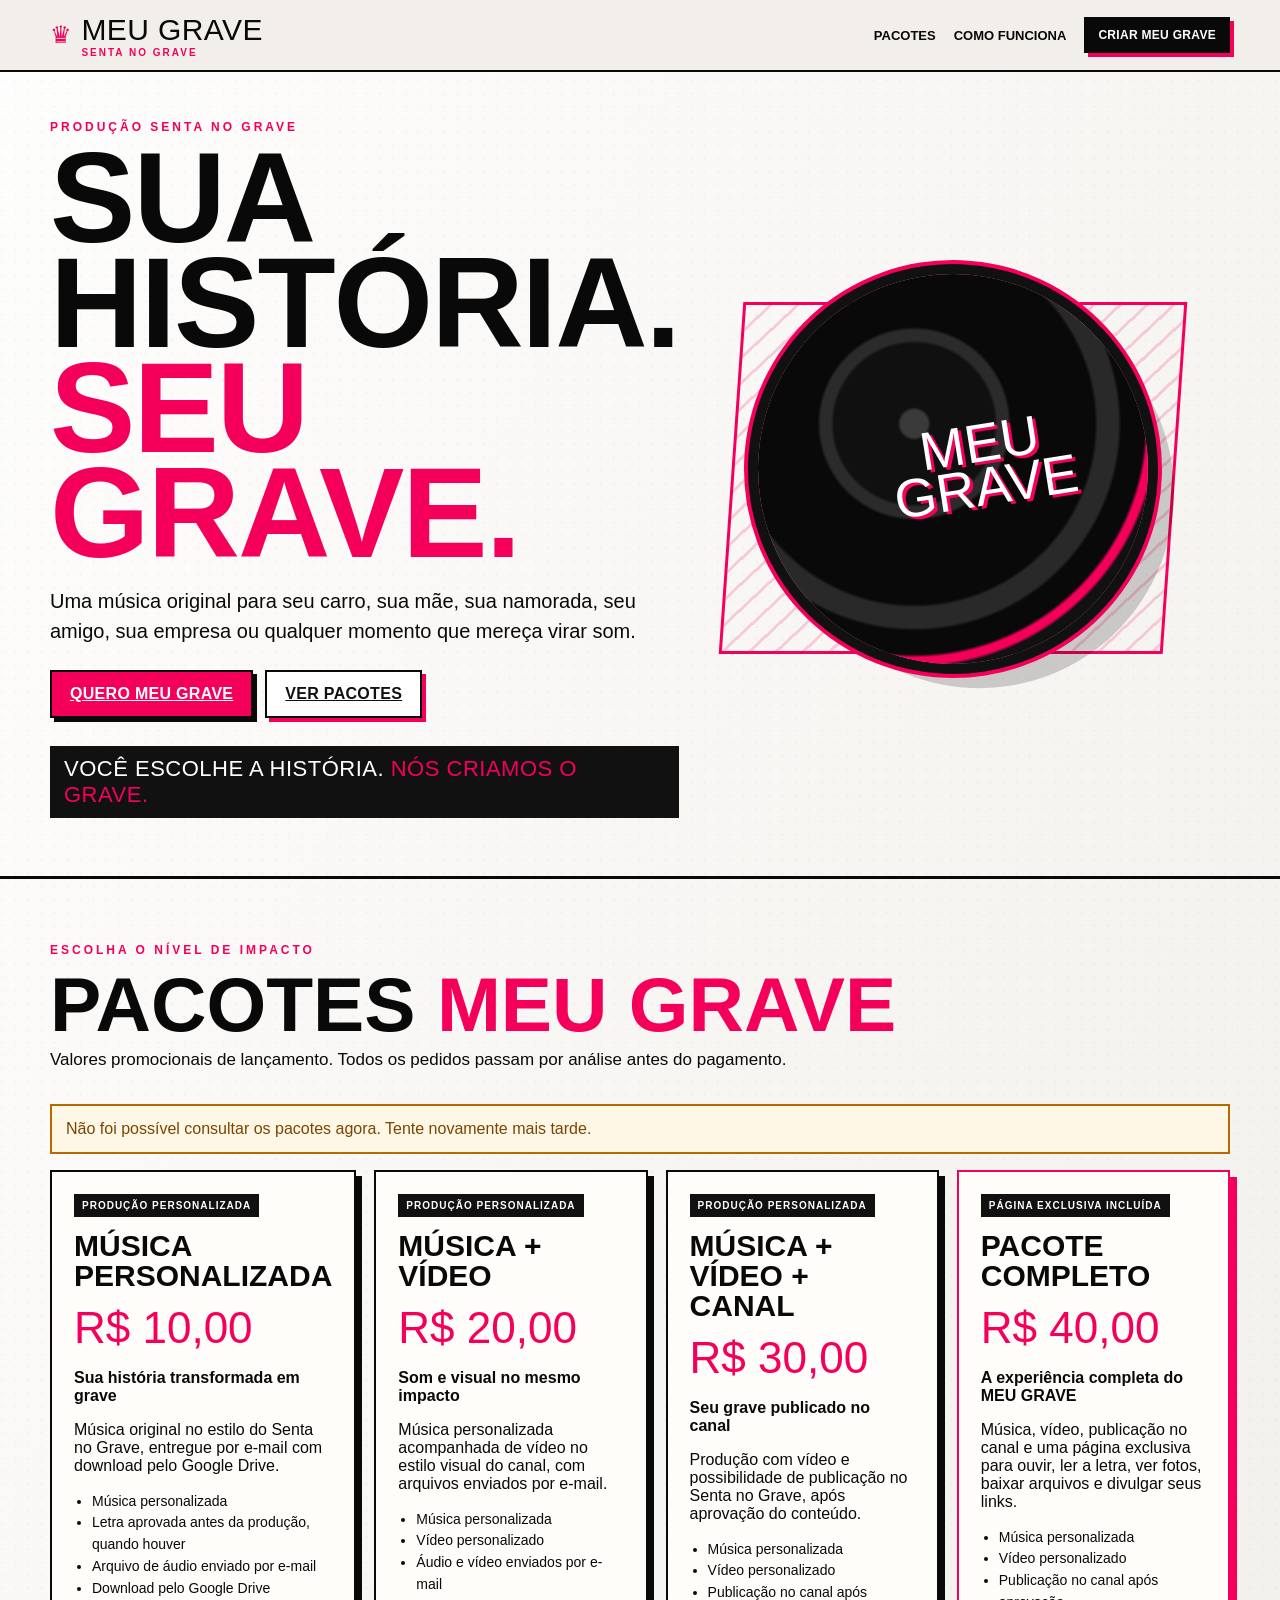
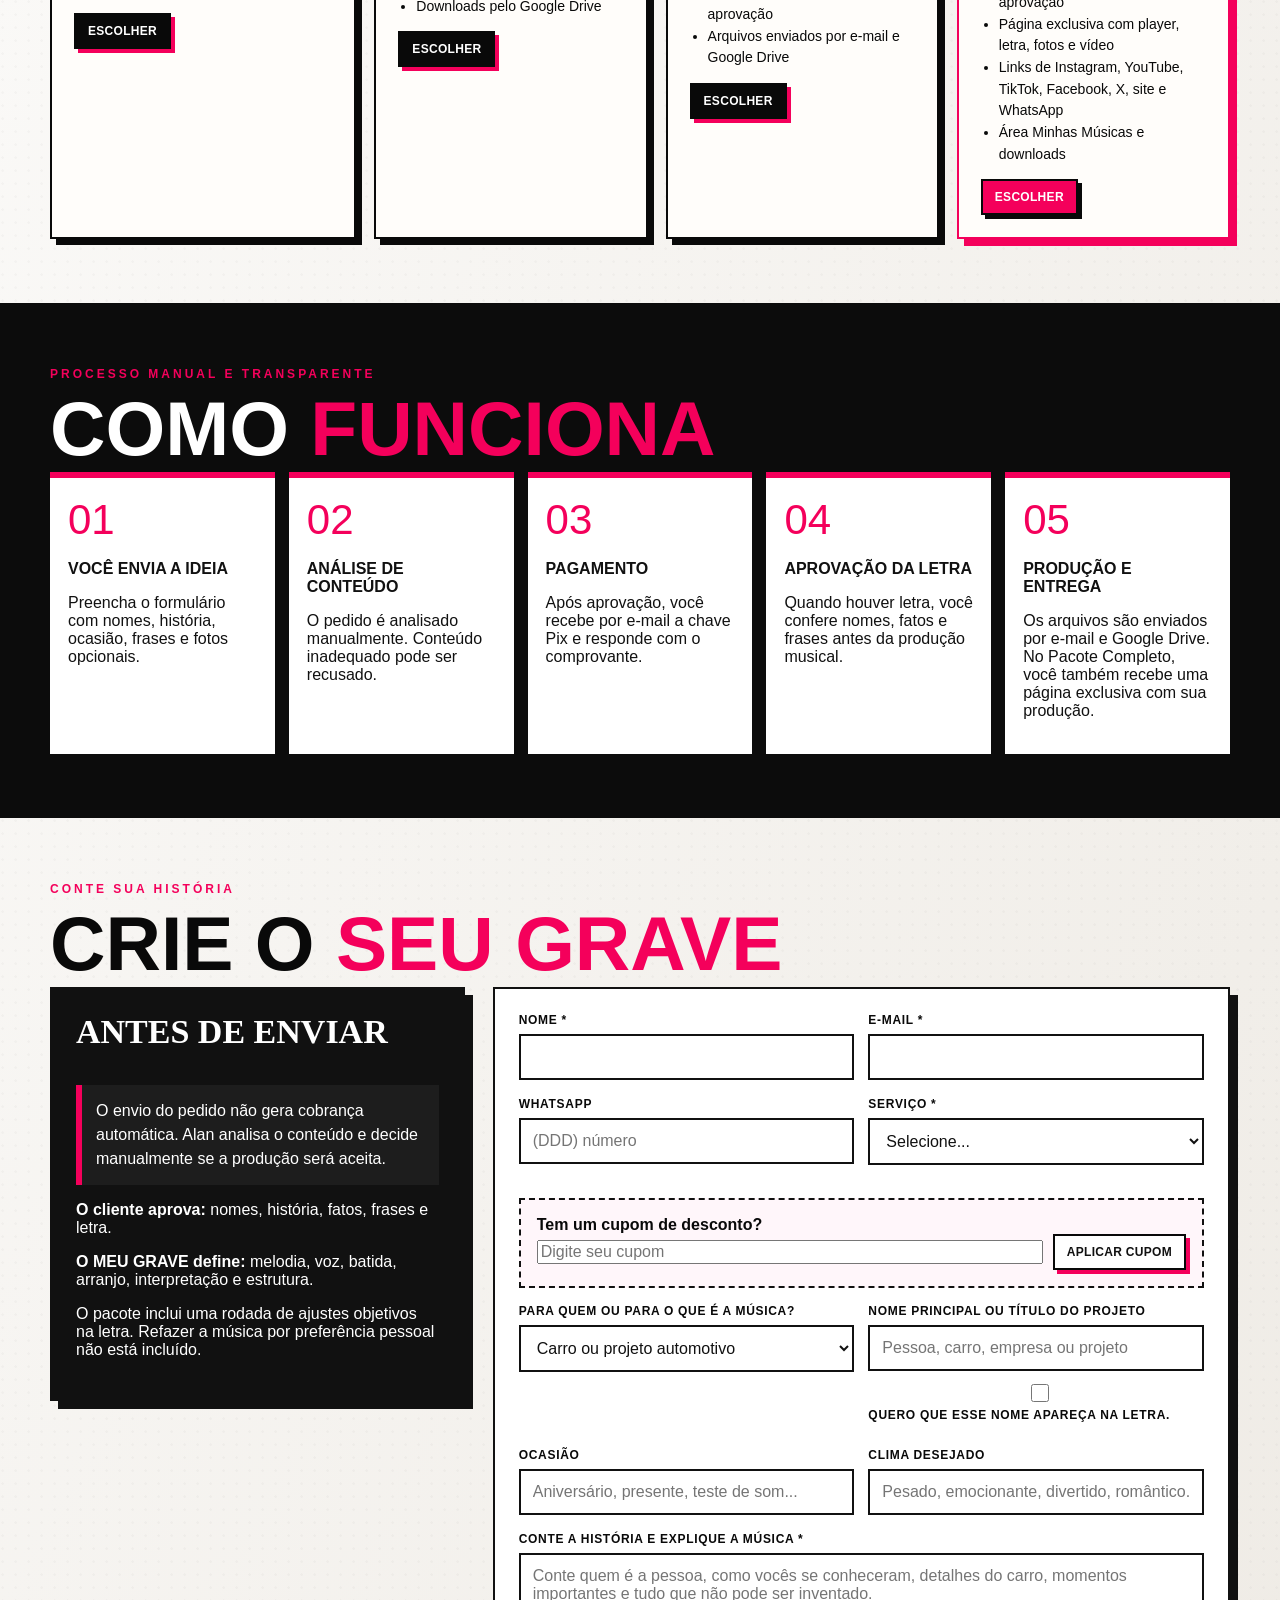
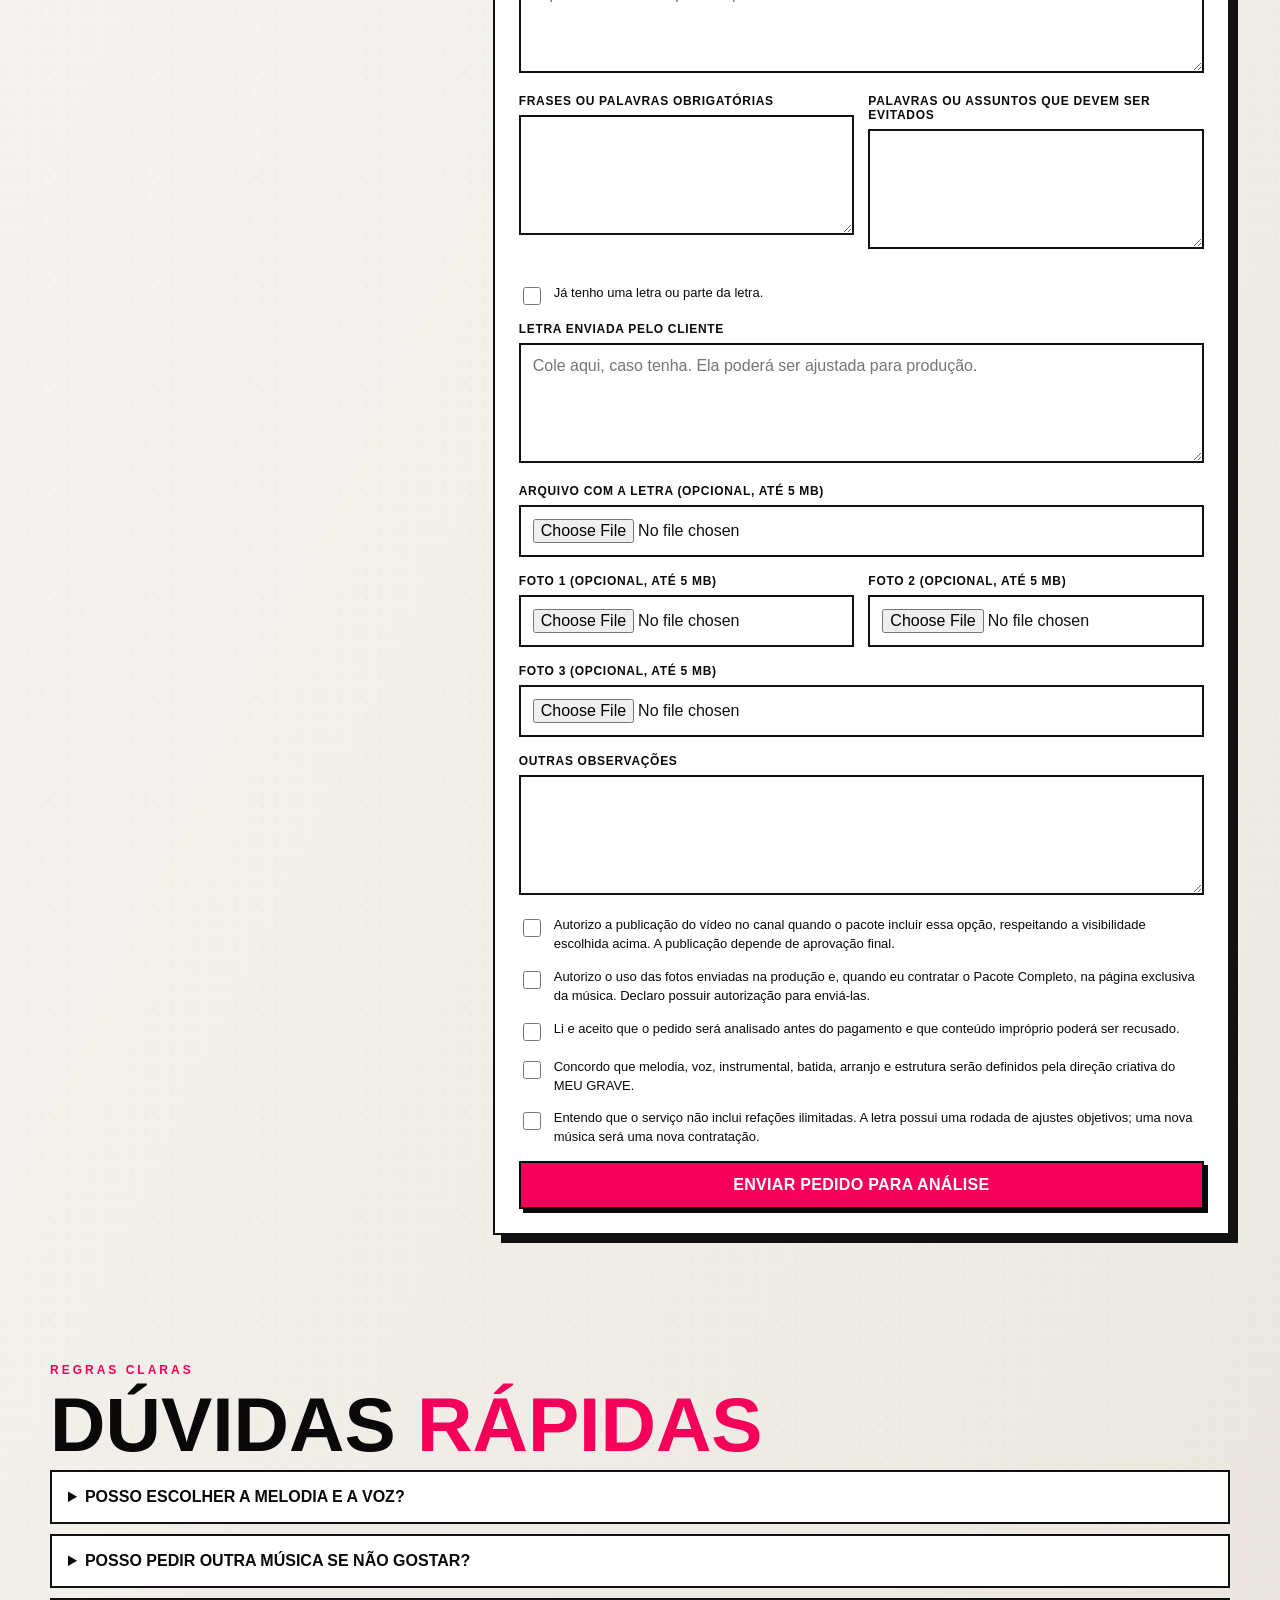
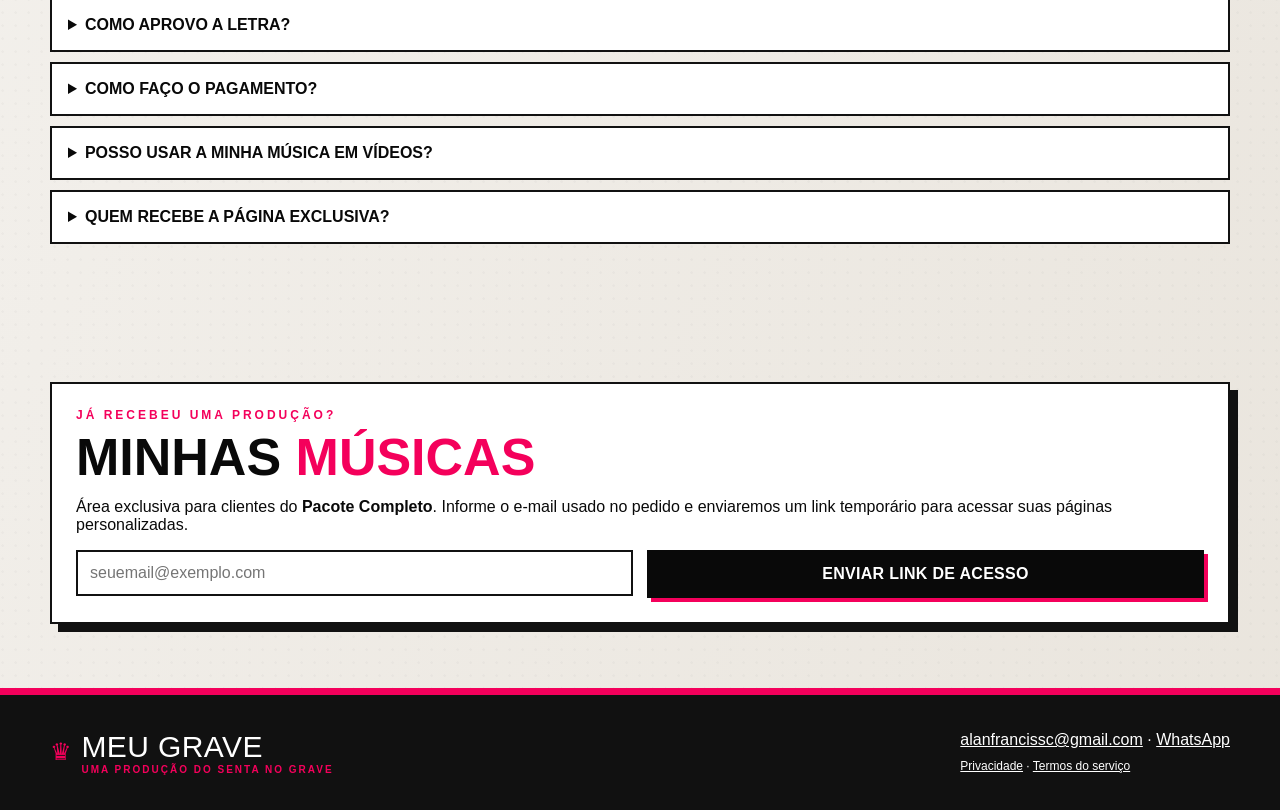
<file: index.html>
<!DOCTYPE html>
<html lang="pt-BR">
<head>
  <meta charset="utf-8">
  <meta name="viewport" content="width=device-width, initial-scale=1">
  <meta name="description" content="MEU GRAVE — músicas personalizadas com a identidade do Senta no Grave.">
  <meta name="theme-color" content="#f4005b">
  <meta property="og:title" content="MEU GRAVE — Sua história. Seu grave.">
  <meta property="og:description" content="Peça uma música personalizada para seu carro, sua família, sua empresa ou um momento especial.">
  <meta property="og:type" content="website">
  <title>MEU GRAVE — Senta no Grave</title>
  <link rel="icon" href="assets/favicon.svg" type="image/svg+xml">
  <link rel="stylesheet" href="assets/styles.css">
</head>
<body>
  <header class="topbar">
    <div class="shell topbar-inner">
      <div class="brand"><span class="crown">♛</span><div>MEU GRAVE<small>Senta no Grave</small></div></div>
      <nav class="nav">
        <a href="#pacotes">Pacotes</a>
        <a href="#como-funciona">Como funciona</a>
        <a href="#pedido" class="btn small">Criar meu grave</a>
      </nav>
    </div>
  </header>

  <main>
    <section class="hero">
      <div class="shell hero-grid">
        <div>
          <div class="kicker">Produção Senta no Grave</div>
          <h1 class="display">Sua história.<br><span class="pink">Seu grave.</span></h1>
          <p class="lead">Uma música original para seu carro, sua mãe, sua namorada, seu amigo, sua empresa ou qualquer momento que mereça virar som.</p>
          <div class="hero-actions">
            <a class="btn pink" href="#pedido">Quero meu grave</a>
            <a class="btn light" href="#pacotes">Ver pacotes</a>
          </div>
          <div class="impact-rule">Você escolhe a história. <span>Nós criamos o grave.</span></div>
        </div>
        <div class="speaker-stage" aria-label="Ilustração de um subwoofer">
          <div class="speaker"></div>
        </div>
      </div>
    </section>

    <section class="section" id="pacotes">
      <div class="shell">
        <div class="kicker">Escolha o nível de impacto</div>
        <h2 class="section-title">Pacotes <span class="pink">MEU GRAVE</span></h2>
        <p class="section-subtitle">Valores promocionais de lançamento. Todos os pedidos passam por análise antes do pagamento.</p>
        <div class="cards" id="packageCards"><div class="empty">Carregando pacotes...</div></div>
      </div>
    </section>

    <section class="section dark" id="como-funciona">
      <div class="shell">
        <div class="kicker">Processo manual e transparente</div>
        <h2 class="section-title">Como <span class="pink">funciona</span></h2>
        <div class="steps">
          <div class="step"><h3>Você envia a ideia</h3><p>Preencha o formulário com nomes, história, ocasião, frases e fotos opcionais.</p></div>
          <div class="step"><h3>Análise de conteúdo</h3><p>O pedido é analisado manualmente. Conteúdo inadequado pode ser recusado.</p></div>
          <div class="step"><h3>Pagamento</h3><p>Após aprovação, você recebe por e-mail a chave Pix e responde com o comprovante.</p></div>
          <div class="step"><h3>Aprovação da letra</h3><p>Quando houver letra, você confere nomes, fatos e frases antes da produção musical.</p></div>
          <div class="step"><h3>Produção e entrega</h3><p>Os arquivos são enviados por e-mail e Google Drive. No Pacote Completo, você também recebe uma página exclusiva com sua produção.</p></div>
        </div>
      </div>
    </section>

    <section class="section" id="pedido">
      <div class="shell">
        <div class="kicker">Conte sua história</div>
        <h2 class="section-title">Crie o <span class="pink">seu grave</span></h2>
        <div class="form-wrap">
          <aside class="panel dark-panel" id="orderIntroPanel">
            <h3 style="font-family:Impact;font-size:34px;margin-top:0;text-transform:uppercase">Antes de enviar</h3>
            <div class="notice dark-notice">
              O envio do pedido não gera cobrança automática. Alan analisa o conteúdo e decide manualmente se a produção será aceita.
            </div>
            <p><strong>O cliente aprova:</strong> nomes, história, fatos, frases e letra.</p>
            <p><strong>O MEU GRAVE define:</strong> melodia, voz, batida, arranjo, interpretação e estrutura.</p>
            <p>O pacote inclui uma rodada de ajustes objetivos na letra. Refazer a música por preferência pessoal não está incluído.</p>
          </aside>

          <form class="panel" id="orderForm">
            <div class="grid-2">
              <div class="field">
                <label>Nome *</label>
                <input name="customerName" required maxlength="120">
              </div>
              <div class="field">
                <label>E-mail *</label>
                <input name="customerEmail" type="email" required maxlength="254">
              </div>
            </div>

            <div class="grid-2">
              <div class="field">
                <label>WhatsApp</label>
                <input name="customerPhone" inputmode="tel" maxlength="40" placeholder="(DDD) número">
              </div>
              <div class="field">
                <label>Serviço *</label>
                <select name="packageId" id="packageSelect" required>
                  <option value="">Carregando...</option>
                </select>
              </div>
            </div>

            <div class="coupon-box">
              <label><strong>Tem um cupom de desconto?</strong></label>
              <div class="coupon-row">
                <input id="couponCode" name="couponCode" maxlength="40" placeholder="Digite seu cupom">
                <button class="btn light small" type="button" id="applyCouponButton">Aplicar cupom</button>
              </div>
              <div id="couponStatus" class="status hidden"></div>
            </div>

            <div class="grid-2">
              <div class="field">
                <label>Para quem ou para o que é a música?</label>
                <select name="subjectType">
                  <option value="Carro ou projeto automotivo">Carro ou projeto automotivo</option>
                  <option value="Namorada, namorado ou companheiro">Namorada, namorado ou companheiro</option>
                  <option value="Mãe, pai ou familiar">Mãe, pai ou familiar</option>
                  <option value="Amigo ou grupo">Amigo ou grupo</option>
                  <option value="Aniversário ou homenagem">Aniversário ou homenagem</option>
                  <option value="Empresa, loja ou equipe">Empresa, loja ou equipe</option>
                  <option value="Outro">Outro</option>
                </select>
              </div>
              <div class="field">
                <label>Nome principal ou título do projeto</label>
                <input name="subjectName" maxlength="160" placeholder="Pessoa, carro, empresa ou projeto">
                <label class="check" style="margin-top:10px">
                  <input type="checkbox" name="useSubjectNameInLyrics">
                  <span>Quero que esse nome apareça na letra.</span>
                </label>
              </div>
            </div>

            <div class="grid-2">
              <div class="field">
                <label>Ocasião</label>
                <input name="occasion" maxlength="160" placeholder="Aniversário, presente, teste de som...">
              </div>
              <div class="field">
                <label>Clima desejado</label>
                <input name="mood" maxlength="500" placeholder="Pesado, emocionante, divertido, romântico...">
              </div>
            </div>

            <div class="field">
              <label>Conte a história e explique a música *</label>
              <textarea name="story" required maxlength="6000" placeholder="Conte quem é a pessoa, como vocês se conheceram, detalhes do carro, momentos importantes e tudo que não pode ser inventado."></textarea>
            </div>

            <div class="grid-2">
              <div class="field">
                <label>Frases ou palavras obrigatórias</label>
                <textarea name="requiredPhrases" maxlength="1500"></textarea>
              </div>
              <div class="field">
                <label>Palavras ou assuntos que devem ser evitados</label>
                <textarea name="avoidTerms" maxlength="1500"></textarea>
              </div>
            </div>

            <label class="check">
              <input type="checkbox" name="hasOwnLyrics">
              <span>Já tenho uma letra ou parte da letra.</span>
            </label>

            <div class="field">
              <label>Letra enviada pelo cliente</label>
              <textarea name="lyricsSubmitted" maxlength="12000" placeholder="Cole aqui, caso tenha. Ela poderá ser ajustada para produção."></textarea>
            </div>

            <div class="field">
              <label>Arquivo com a letra (opcional, até 5 MB)</label>
              <input type="file" name="lyricsFile" accept=".txt,.pdf,.doc,.docx,text/plain,application/pdf">
            </div>

            <div class="grid-2">
              <div class="field">
                <label>Foto 1 (opcional, até 5 MB)</label>
                <input type="file" name="photo1" accept="image/*">
              </div>
              <div class="field">
                <label>Foto 2 (opcional, até 5 MB)</label>
                <input type="file" name="photo2" accept="image/*">
              </div>
            </div>
            <div class="field">
              <label>Foto 3 (opcional, até 5 MB)</label>
              <input type="file" name="photo3" accept="image/*">
            </div>


            <div id="exclusivePageFields" class="panel hidden" style="margin:24px 0;background:#fff7fb;border-color:#f4005b">
              <div class="kicker">Somente no Pacote Completo</div>
              <h3 style="font-family:Impact;font-size:34px;margin:0 0 10px;text-transform:uppercase">Página exclusiva e divulgação</h3>
              <div class="public-link-warning"><strong>Atenção:</strong> esta página será pública por link. Qualquer pessoa que receber o endereço poderá visualizar a música, letra, fotos, vídeo, contador, redes sociais e contatos publicados.</div><p>Use os campos abaixo para personalizar a página de uma pessoa, projeto, empresa, loja ou canal.</p>
              <div class="grid-2">
                <div class="field">
                  <label>Título público da página</label>
                  <input name="exclusivePageTitle" maxlength="160" placeholder="Nome da empresa, projeto, carro ou homenagem">
                </div>
                <div class="field">
                  <label>Apresentação pública</label>
                  <textarea name="exclusivePageDescription" maxlength="1200" placeholder="Texto curto sobre a pessoa, empresa, projeto ou produção."></textarea>
                </div>
              </div>
              <div class="grid-2">
                <div class="field"><label>Instagram</label><input name="publicInstagram" maxlength="500" placeholder="https://instagram.com/..."></div>
                <div class="field"><label>YouTube</label><input name="publicYoutube" maxlength="500" placeholder="https://youtube.com/@..."></div>
                <div class="field"><label>TikTok</label><input name="publicTiktok" maxlength="500" placeholder="https://tiktok.com/@..."></div>
                <div class="field"><label>Facebook</label><input name="publicFacebook" maxlength="500" placeholder="https://facebook.com/..."></div>
                <div class="field"><label>X</label><input name="publicX" maxlength="500" placeholder="https://x.com/..."></div>
                <div class="field"><label>Site</label><input name="publicWebsite" maxlength="500" placeholder="https://seusite.com.br"></div>
              </div>
              <div class="field">
                <label>WhatsApp público</label>
                <input name="publicWhatsapp" maxlength="200" placeholder="5524999999999 ou link wa.me">
                <small>Use somente um contato que possa ser exibido publicamente.</small>
              </div>
              <div class="grid-2">
                <div class="field"><label>Descrição da data especial (opcional)</label><input name="specialDateLabel" maxlength="120" placeholder="Ex.: Nascimento da Manuela"></div>
                <div class="field"><label>Data especial (opcional)</label><input type="date" name="specialDate"><small>A página calculará automaticamente o tempo desde essa data.</small></div>
              </div>
              <label class="check">
                <input type="checkbox" name="publicPageConsent">
                <span>Entendo e autorizo que a página exclusiva é pública por link. Qualquer pessoa que receber o endereço poderá visualizar todo o conteúdo publicado nela.</span>
              </label>
            </div>

            <div id="channelPublicationFields" class="panel hidden" style="margin:24px 0;background:#f4f7ff;border-color:#111">
              <div class="kicker">Pacotes com publicação no canal</div>
              <h3 style="font-family:Impact;font-size:32px;margin:0 0 10px;text-transform:uppercase">Visibilidade do vídeo</h3>
              <div class="field"><label>Como o vídeo deverá ser publicado no YouTube?</label><select name="youtubeVisibility"><option value="PUBLIC">Público — aparece normalmente no canal</option><option value="UNLISTED">Não listado — somente quem tem o link</option></select><small>O vídeo não listado não aparece publicamente no canal, mas qualquer pessoa com o link poderá assistir. No Pacote Completo, ele poderá ser exibido na página pública por link.</small></div>
            </div>

            <div class="field">
              <label>Outras observações</label>
              <textarea name="notes" maxlength="3000"></textarea>
            </div>

            <label class="check">
              <input type="checkbox" name="publicationConsent">
              <span>Autorizo a publicação do vídeo no canal quando o pacote incluir essa opção, respeitando a visibilidade escolhida acima. A publicação depende de aprovação final.</span>
            </label>

            <label class="check">
              <input type="checkbox" name="photoConsent">
              <span>Autorizo o uso das fotos enviadas na produção e, quando eu contratar o Pacote Completo, na página exclusiva da música. Declaro possuir autorização para enviá-las.</span>
            </label>

            <label class="check">
              <input type="checkbox" name="termsAccepted" required>
              <span>Li e aceito que o pedido será analisado antes do pagamento e que conteúdo impróprio poderá ser recusado.</span>
            </label>

            <label class="check">
              <input type="checkbox" name="creativeDirectionAccepted" required>
              <span>Concordo que melodia, voz, instrumental, batida, arranjo e estrutura serão definidos pela direção criativa do MEU GRAVE.</span>
            </label>

            <label class="check">
              <input type="checkbox" name="revisionPolicyAccepted" required>
              <span>Entendo que o serviço não inclui refações ilimitadas. A letra possui uma rodada de ajustes objetivos; uma nova música será uma nova contratação.</span>
            </label>

            <div id="formStatus" class="status hidden"></div>
            <button class="btn pink" type="submit" id="orderSubmitButton" style="width:100%">Enviar pedido para análise</button>
          </form>

          <div id="orderSuccess" class="panel order-success hidden" role="status" aria-live="polite">
            <div class="success-mark">✓</div>
            <div class="kicker">Pedido enviado com sucesso</div>
            <h3>Obrigado por escolher o <span class="pink">MEU GRAVE</span></h3>
            <p id="orderSuccessMessage" class="lead" style="font-size:19px"></p>
            <div class="notice">
              Seu pedido será analisado manualmente. Retornaremos pelo e-mail informado em até <strong>48 horas</strong>.
              Não realize nenhum pagamento antes de receber a aprovação.
            </div>
            <p>Confira também as pastas Spam, Promoções e Lixo eletrônico.</p>
            <button class="btn light" type="button" onclick="resetOrderForm()">Fazer outro pedido</button>
          </div>
        </div>
      </div>
    </section>

    <section class="section faq">
      <div class="shell">
        <div class="kicker">Regras claras</div>
        <h2 class="section-title">Dúvidas <span class="pink">rápidas</span></h2>
        <details><summary>Posso escolher a melodia e a voz?</summary><p>Você escolhe a história, o clima e os elementos obrigatórios. A direção musical é definida pelo MEU GRAVE dentro da identidade do Senta no Grave.</p></details>
        <details><summary>Posso pedir outra música se não gostar?</summary><p>Não há refações ilimitadas por preferência pessoal. Erros objetivos da produção são corrigidos. Outra melodia, voz, estilo ou reconstrução completa será uma nova produção.</p></details>
        <details><summary>Como aprovo a letra?</summary><p>Você recebe um link por e-mail para conferir nomes, fatos e frases. É possível solicitar uma rodada de ajustes antes da aprovação final.</p></details>
        <details><summary>Como faço o pagamento?</summary><p>Somente depois que o pedido for aprovado. Você recebe a chave Pix por e-mail e responde à mesma mensagem com o comprovante.</p></details>
        <details><summary>Posso usar a minha música em vídeos?</summary><p>Sim. A versão final é produzida para você e poderá ser usada nos seus vídeos, redes sociais, projetos pessoais ou comerciais e no seu próprio canal. Nos pacotes com publicação no Senta no Grave, você continua podendo usar a música normalmente. Não é permitido revender a produção como serviço nem utilizar materiais de terceiros sem autorização.</p></details>
        <details><summary>Quem recebe a página exclusiva?</summary><p>A página personalizada é exclusiva do Pacote Completo. Ela pode reunir player, letra, fotos, vídeo, downloads e, quando o cliente autorizar, links de Instagram, YouTube, TikTok, Facebook, X, site e WhatsApp. Nos demais pacotes, os arquivos finais são enviados por e-mail com links do Google Drive.</p></details>
      </div>
    </section>

    <section class="section" id="minhas-musicas">
      <div class="shell panel">
        <div class="kicker">Já recebeu uma produção?</div>
        <h2 class="section-title" style="font-size:52px">Minhas <span class="pink">músicas</span></h2>
        <p>Área exclusiva para clientes do <strong>Pacote Completo</strong>. Informe o e-mail usado no pedido e enviaremos um link temporário para acessar suas páginas personalizadas.</p>
        <form id="accessForm" class="grid-2">
          <div class="field" style="margin:0"><input type="email" id="accessEmail" required placeholder="seuemail@exemplo.com"></div>
          <button class="btn" type="submit">Enviar link de acesso</button>
        </form>
        <div id="accessStatus" class="status hidden"></div>
      </div>
    </section>
  </main>

  <footer class="footer">
    <div class="shell footer-grid">
      <div class="brand"><span class="crown">♛</span><div>MEU GRAVE<small>Uma produção do Senta no Grave</small></div></div>
      <div><div id="footerContact">Carregando contato...</div><div style="margin-top:10px;font-size:12px"><a href="privacidade.html">Privacidade</a> · <a href="termos.html">Termos do serviço</a></div></div>
    </div>
  </footer>

  <iframe id="bridgeFrame" name="bridgeFrame" class="bridge-frame" title="Envio seguro do formulário"></iframe>
  <script src="assets/config.js"></script>
  <script src="assets/app.js"></script>
</body>
</html>
</file>
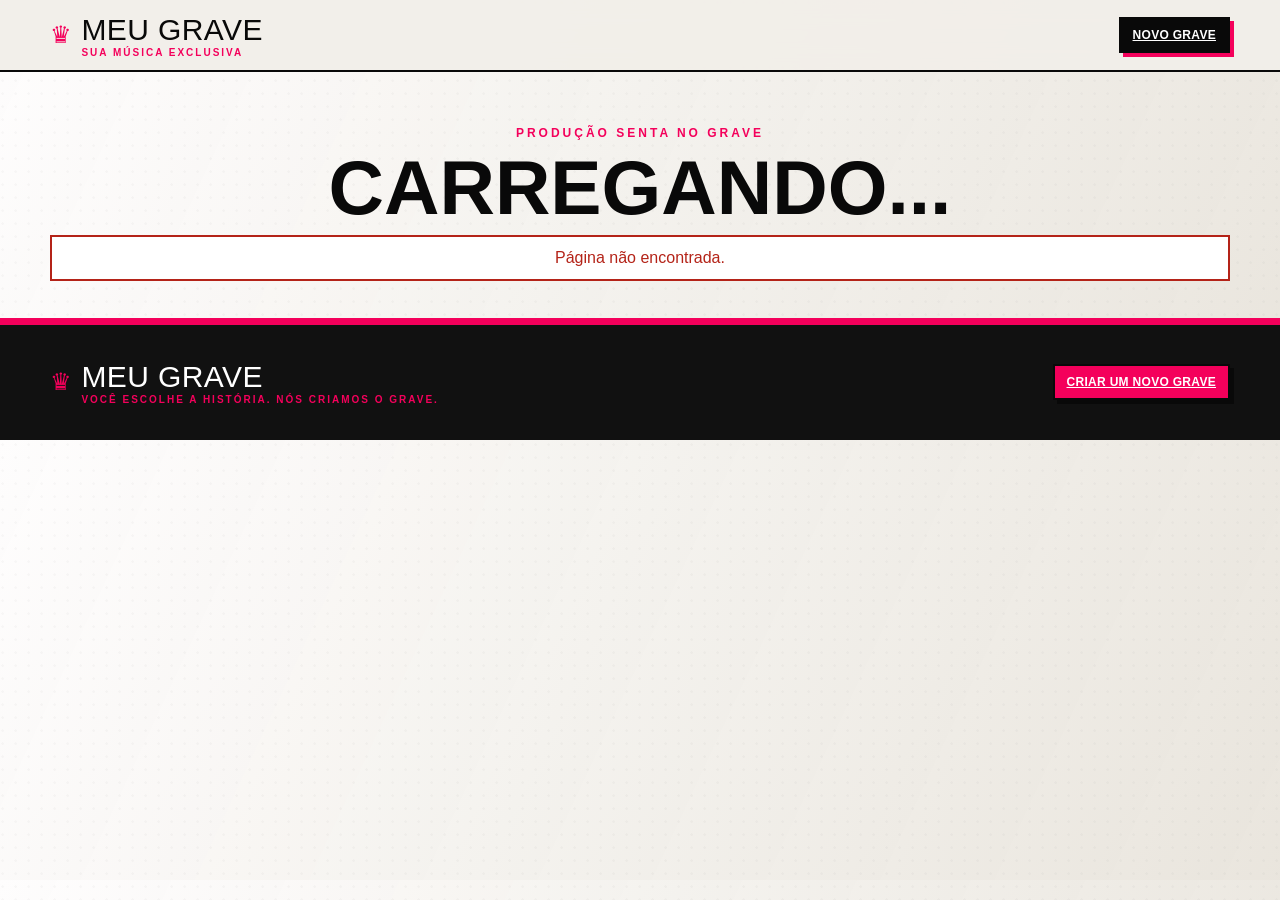
<file: e.html>
<!DOCTYPE html>
<html lang="pt-BR">
<head>
  <meta charset="utf-8">
  <meta name="viewport" content="width=device-width, initial-scale=1">
  <meta name="description" content="Página exclusiva MEU GRAVE — produção Senta no Grave.">
  <meta name="theme-color" content="#f4005b">
  <title>MEU GRAVE — Página exclusiva</title>
  <link rel="icon" href="assets/favicon.svg" type="image/svg+xml">
  <link rel="stylesheet" href="assets/styles.css">
</head>
<body class="delivery-public-page">
  <header class="topbar">
    <div class="shell topbar-inner">
      <div class="brand"><span class="crown">♛</span><div>MEU GRAVE<small>Sua música exclusiva</small></div></div>
      <a class="btn small" href="./#pedido">Novo Grave</a>
    </div>
  </header>

  <main id="deliveryMain">
    <section class="delivery-hero">
      <div class="shell">
        <div class="kicker">Produção Senta no Grave</div>
        <h1 class="section-title" id="deliveryTitle">Carregando...</h1>
        <div id="deliveryStatus" class="status">Abrindo sua página...</div>
        <img id="cover" class="delivery-cover hidden" alt="Capa da música">
      </div>
    </section>

    <section id="deliveryContent" class="section hidden">
      <div class="shell">
        <div id="exclusiveIntro" class="panel hidden" style="margin-bottom:28px"></div>
        <div id="specialDateSection" class="special-date-card hidden">
          <div id="specialDateLabel" class="date-label"></div>
          <div id="specialDateValue" class="date-value"></div>
          <div id="specialDateElapsed" class="elapsed-time"></div>
          <div class="elapsed-caption">de história até hoje</div>
        </div>

        <div id="audioSection" class="panel hidden">
          <h2 class="section-title" style="font-size:46px">Ouça o <span class="pink">seu grave</span></h2>
          <iframe id="audioFrame" class="media-frame" allow="autoplay"></iframe>
          <p><a id="audioDownload" class="btn pink" target="_blank" rel="noopener">Baixar música</a></p>
        </div>

        <div id="videoSection" class="panel hidden" style="margin-top:28px">
          <h2 class="section-title" style="font-size:46px">Assista ao <span class="pink">vídeo</span></h2>
          <iframe id="videoFrame" class="media-frame" allowfullscreen></iframe>
          <p id="videoButtons"></p>
        </div>

        <div id="lyricSection" style="margin-top:28px" class="hidden">
          <h2 class="section-title" style="font-size:46px">Letra da <span class="pink">música</span></h2>
          <div id="deliveryLyrics" class="lyrics"></div>
        </div>

        <div id="gallerySection" style="margin-top:28px" class="hidden">
          <h2 class="section-title" style="font-size:46px">Fotos da <span class="pink">história</span></h2>
          <div id="gallery" class="gallery"></div>
        </div>

        <div id="linksSection" class="panel hidden" style="margin-top:28px">
          <h2 style="font-family:Impact;font-size:34px;text-transform:uppercase;margin-top:0">Redes, site e contato</h2>
          <div id="publicationLinks" class="actions"></div>
        </div>
      </div>
    </section>
  </main>

  <footer class="footer">
    <div class="shell footer-grid">
      <div class="brand"><span class="crown">♛</span><div>MEU GRAVE<small>Você escolhe a história. Nós criamos o grave.</small></div></div>
      <a class="btn pink small" href="./#pedido">Criar um Novo Grave</a>
    </div>
  </footer>

  <script src="assets/config.js"></script>
  <script src="assets/delivery.js"></script>
</body>
</html>
</file>
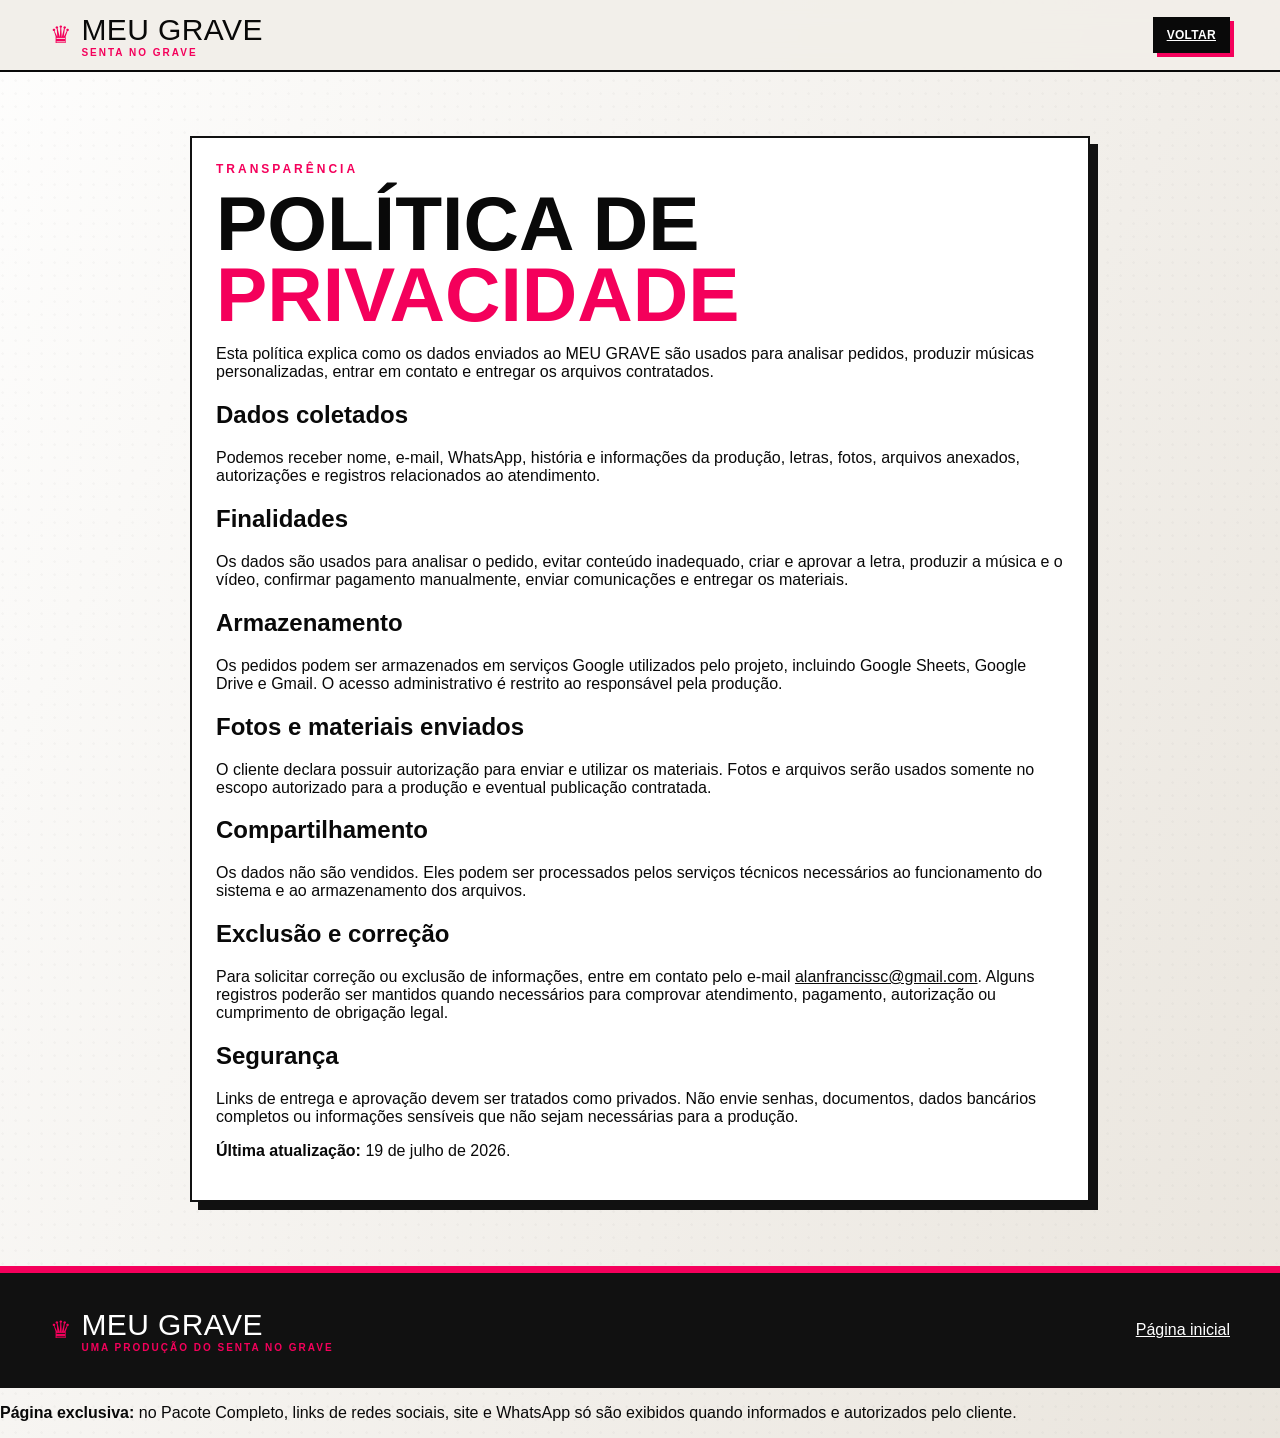
<file: privacidade.html>
<!DOCTYPE html>
<html lang="pt-BR">
<head>
  <meta charset="utf-8">
  <meta name="viewport" content="width=device-width, initial-scale=1">
  <title>Política de Privacidade — MEU GRAVE</title>
  <meta name="description" content="Política de privacidade do serviço MEU GRAVE.">
  <link rel="icon" href="assets/favicon.svg" type="image/svg+xml">
  <link rel="stylesheet" href="assets/styles.css">
</head>
<body>
<header class="topbar"><div class="shell topbar-inner"><a class="brand" href="index.html" style="text-decoration:none"><span class="crown">♛</span><div>MEU GRAVE<small>Senta no Grave</small></div></a><a class="btn small" href="index.html">Voltar</a></div></header>
<main class="section"><div class="shell panel" style="max-width:900px">
<div class="kicker">Transparência</div><h1 class="section-title">Política de <span class="pink">privacidade</span></h1>
<p>Esta política explica como os dados enviados ao MEU GRAVE são usados para analisar pedidos, produzir músicas personalizadas, entrar em contato e entregar os arquivos contratados.</p>
<h2>Dados coletados</h2><p>Podemos receber nome, e-mail, WhatsApp, história e informações da produção, letras, fotos, arquivos anexados, autorizações e registros relacionados ao atendimento.</p>
<h2>Finalidades</h2><p>Os dados são usados para analisar o pedido, evitar conteúdo inadequado, criar e aprovar a letra, produzir a música e o vídeo, confirmar pagamento manualmente, enviar comunicações e entregar os materiais.</p>
<h2>Armazenamento</h2><p>Os pedidos podem ser armazenados em serviços Google utilizados pelo projeto, incluindo Google Sheets, Google Drive e Gmail. O acesso administrativo é restrito ao responsável pela produção.</p>
<h2>Fotos e materiais enviados</h2><p>O cliente declara possuir autorização para enviar e utilizar os materiais. Fotos e arquivos serão usados somente no escopo autorizado para a produção e eventual publicação contratada.</p>
<h2>Compartilhamento</h2><p>Os dados não são vendidos. Eles podem ser processados pelos serviços técnicos necessários ao funcionamento do sistema e ao armazenamento dos arquivos.</p>
<h2>Exclusão e correção</h2><p>Para solicitar correção ou exclusão de informações, entre em contato pelo e-mail <a href="mailto:alanfrancissc@gmail.com">alanfrancissc@gmail.com</a>. Alguns registros poderão ser mantidos quando necessários para comprovar atendimento, pagamento, autorização ou cumprimento de obrigação legal.</p>
<h2>Segurança</h2><p>Links de entrega e aprovação devem ser tratados como privados. Não envie senhas, documentos, dados bancários completos ou informações sensíveis que não sejam necessárias para a produção.</p>
<p><strong>Última atualização:</strong> 19 de julho de 2026.</p>
</div></main>
<footer class="footer"><div class="shell footer-grid"><div class="brand"><span class="crown">♛</span><div>MEU GRAVE<small>Uma produção do Senta no Grave</small></div></div><a href="index.html">Página inicial</a></div></footer>
<p><strong>Página exclusiva:</strong> no Pacote Completo, links de redes sociais, site e WhatsApp só são exibidos quando informados e autorizados pelo cliente.</p>
</body></html>
</file>
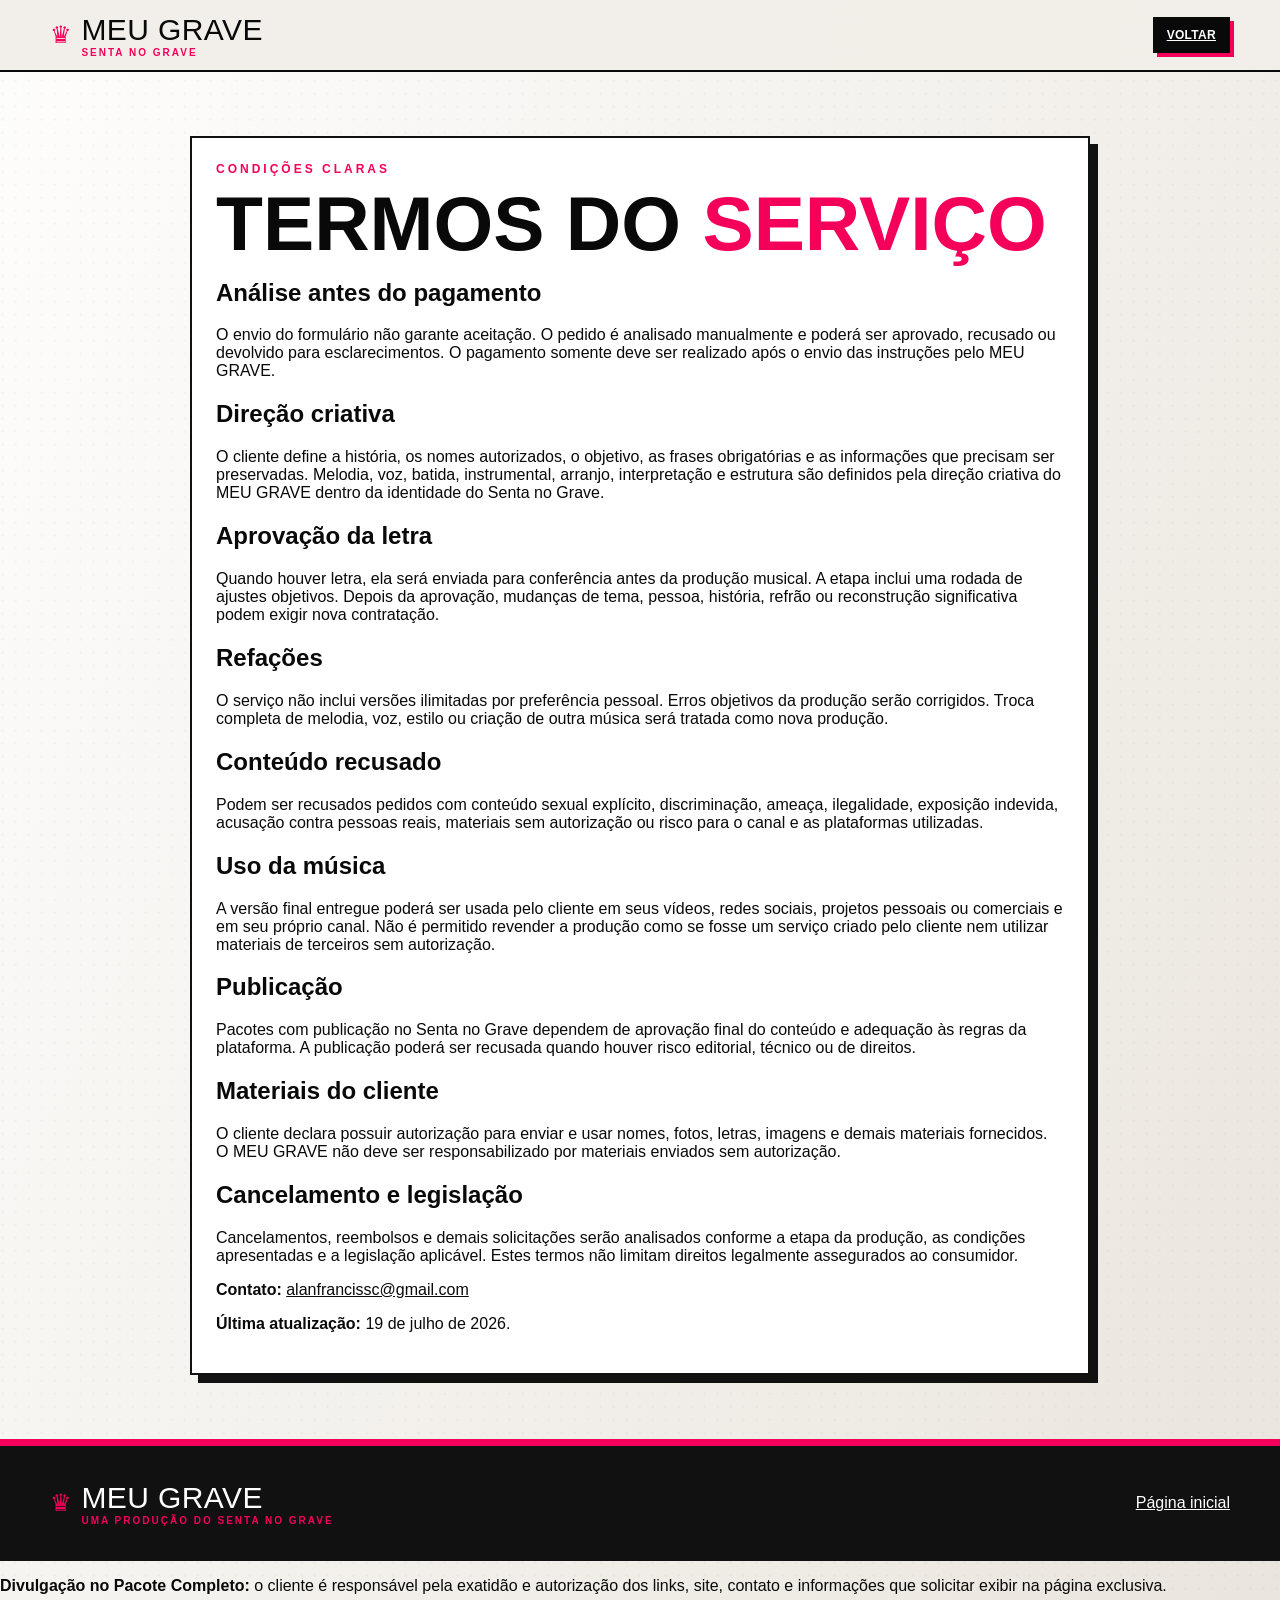
<file: termos.html>
<!DOCTYPE html>
<html lang="pt-BR">
<head>
  <meta charset="utf-8">
  <meta name="viewport" content="width=device-width, initial-scale=1">
  <title>Termos do Serviço — MEU GRAVE</title>
  <meta name="description" content="Termos do serviço MEU GRAVE.">
  <link rel="icon" href="assets/favicon.svg" type="image/svg+xml">
  <link rel="stylesheet" href="assets/styles.css">
</head>
<body>
<header class="topbar"><div class="shell topbar-inner"><a class="brand" href="index.html" style="text-decoration:none"><span class="crown">♛</span><div>MEU GRAVE<small>Senta no Grave</small></div></a><a class="btn small" href="index.html">Voltar</a></div></header>
<main class="section"><div class="shell panel" style="max-width:900px">
<div class="kicker">Condições claras</div><h1 class="section-title">Termos do <span class="pink">serviço</span></h1>
<h2>Análise antes do pagamento</h2><p>O envio do formulário não garante aceitação. O pedido é analisado manualmente e poderá ser aprovado, recusado ou devolvido para esclarecimentos. O pagamento somente deve ser realizado após o envio das instruções pelo MEU GRAVE.</p>
<h2>Direção criativa</h2><p>O cliente define a história, os nomes autorizados, o objetivo, as frases obrigatórias e as informações que precisam ser preservadas. Melodia, voz, batida, instrumental, arranjo, interpretação e estrutura são definidos pela direção criativa do MEU GRAVE dentro da identidade do Senta no Grave.</p>
<h2>Aprovação da letra</h2><p>Quando houver letra, ela será enviada para conferência antes da produção musical. A etapa inclui uma rodada de ajustes objetivos. Depois da aprovação, mudanças de tema, pessoa, história, refrão ou reconstrução significativa podem exigir nova contratação.</p>
<h2>Refações</h2><p>O serviço não inclui versões ilimitadas por preferência pessoal. Erros objetivos da produção serão corrigidos. Troca completa de melodia, voz, estilo ou criação de outra música será tratada como nova produção.</p>
<h2>Conteúdo recusado</h2><p>Podem ser recusados pedidos com conteúdo sexual explícito, discriminação, ameaça, ilegalidade, exposição indevida, acusação contra pessoas reais, materiais sem autorização ou risco para o canal e as plataformas utilizadas.</p>
<h2>Uso da música</h2><p>A versão final entregue poderá ser usada pelo cliente em seus vídeos, redes sociais, projetos pessoais ou comerciais e em seu próprio canal. Não é permitido revender a produção como se fosse um serviço criado pelo cliente nem utilizar materiais de terceiros sem autorização.</p>
<h2>Publicação</h2><p>Pacotes com publicação no Senta no Grave dependem de aprovação final do conteúdo e adequação às regras da plataforma. A publicação poderá ser recusada quando houver risco editorial, técnico ou de direitos.</p>
<h2>Materiais do cliente</h2><p>O cliente declara possuir autorização para enviar e usar nomes, fotos, letras, imagens e demais materiais fornecidos. O MEU GRAVE não deve ser responsabilizado por materiais enviados sem autorização.</p>
<h2>Cancelamento e legislação</h2><p>Cancelamentos, reembolsos e demais solicitações serão analisados conforme a etapa da produção, as condições apresentadas e a legislação aplicável. Estes termos não limitam direitos legalmente assegurados ao consumidor.</p>
<p><strong>Contato:</strong> <a href="mailto:alanfrancissc@gmail.com">alanfrancissc@gmail.com</a></p>
<p><strong>Última atualização:</strong> 19 de julho de 2026.</p>
</div></main>
<footer class="footer"><div class="shell footer-grid"><div class="brand"><span class="crown">♛</span><div>MEU GRAVE<small>Uma produção do Senta no Grave</small></div></div><a href="index.html">Página inicial</a></div></footer>
<p><strong>Divulgação no Pacote Completo:</strong> o cliente é responsável pela exatidão e autorização dos links, site, contato e informações que solicitar exibir na página exclusiva.</p>
</body></html>
</file>
<file: assets/styles.css>
:root{
  --ink:#090909;
  --paper:#f2efe9;
  --paper-2:#fffdfa;
  --pink:#f4005b;
  --pink-2:#ff6b9e;
  --gray:#8f8f8f;
  --line:#181818;
  --ok:#087f5b;
  --warn:#b66a00;
  --danger:#b42318;
  --shadow:8px 8px 0 #111;
}
*{box-sizing:border-box}
html{scroll-behavior:smooth}
body{
  margin:0;
  color:var(--ink);
  background:
    radial-gradient(circle at 20% 20%,rgba(0,0,0,.025) 0 1px,transparent 1.5px) 0 0/13px 13px,
    linear-gradient(115deg,rgba(255,255,255,.9),rgba(232,227,219,.85)),
    var(--paper);
  font-family:Arial,Helvetica,sans-serif;
}
a{color:inherit}
button,input,select,textarea{font:inherit}
button{cursor:pointer}
.shell{width:min(1180px,calc(100% - 28px));margin:0 auto}
.brand{
  display:inline-flex;align-items:center;gap:9px;
  font-family:Impact,Haettenschweiler,'Arial Narrow Bold',sans-serif;
  font-size:30px;letter-spacing:.4px;text-transform:uppercase
}
.brand .crown{color:var(--pink);font-size:24px}
.brand small{
  display:block;font-family:Arial,sans-serif;font-size:10px;
  letter-spacing:2px;color:var(--pink);font-weight:900
}
.topbar{
  position:sticky;top:0;z-index:20;background:rgba(242,239,233,.94);
  backdrop-filter:blur(12px);border-bottom:2px solid var(--ink)
}
.topbar-inner{min-height:70px;display:flex;align-items:center;justify-content:space-between;gap:20px}
.nav{display:flex;align-items:center;gap:18px;font-weight:800;font-size:13px;text-transform:uppercase}
.nav a{text-decoration:none}
.nav a:hover{color:var(--pink)}
.btn{
  border:2px solid var(--ink);background:var(--ink);color:#fff;
  padding:13px 18px;font-weight:900;text-transform:uppercase;
  letter-spacing:.3px;box-shadow:4px 4px 0 var(--pink);
  transition:.16s transform,.16s box-shadow
}
.btn:hover{transform:translate(2px,2px);box-shadow:2px 2px 0 var(--pink)}
.btn.pink{background:var(--pink);box-shadow:4px 4px 0 var(--ink)}
.btn.light{background:#fff;color:#111}
.btn.ghost{background:transparent;color:#111;box-shadow:none}
.btn.danger{background:var(--danger);box-shadow:4px 4px 0 #111}
.btn.ok{background:var(--ok);box-shadow:4px 4px 0 #111}
.btn.small{padding:9px 12px;font-size:12px}
.hero{padding:48px 0 58px;border-bottom:3px solid var(--ink);overflow:hidden}
.hero-grid{display:grid;grid-template-columns:1.08fr .92fr;align-items:center;gap:38px}
.kicker{
  color:var(--pink);font-size:12px;font-weight:900;letter-spacing:3px;
  text-transform:uppercase;margin-bottom:12px
}
.display{
  margin:0;font-family:Impact,Haettenschweiler,'Arial Narrow Bold',sans-serif;
  font-size:clamp(64px,10vw,144px);line-height:.82;letter-spacing:-2px;
  text-transform:uppercase
}
.display .pink{color:var(--pink)}
.lead{font-size:20px;line-height:1.5;max-width:680px}
.hero-actions{display:flex;flex-wrap:wrap;gap:12px;margin-top:24px}
.impact-rule{
  margin-top:28px;background:#111;color:#fff;padding:10px 14px;
  font-family:Impact,Haettenschweiler,'Arial Narrow Bold',sans-serif;
  text-transform:uppercase;font-size:22px;letter-spacing:.5px
}
.impact-rule span{color:var(--pink)}
.speaker-stage{position:relative;min-height:440px;display:grid;place-items:center}
.speaker-stage:before{
  content:"";position:absolute;inset:12% 3% 8% 3%;
  background:repeating-linear-gradient(135deg,transparent 0 16px,rgba(244,0,91,.18) 16px 19px);
  transform:skew(-4deg);border:3px solid var(--pink)
}
.speaker{
  width:min(390px,78vw);aspect-ratio:1;border-radius:50%;
  position:relative;z-index:2;
  background:
    radial-gradient(circle at 42% 37%,#3a3a3a 0 4%,#101010 5% 24%,#2b2b2b 25% 28%,#090909 29% 54%,#292929 55% 61%,#090909 62% 69%,#f4005b 70% 72%,#111 73% 78%,#444 79% 82%,#111 83%);
  box-shadow:0 0 0 10px #111,0 0 0 14px var(--pink),22px 28px 0 rgba(0,0,0,.18);
  transform:rotate(-9deg)
}
.speaker:after{
  content:"MEU\A GRAVE";white-space:pre;text-align:center;
  position:absolute;inset:34%;display:grid;place-items:center;
  color:#fff;font-family:Impact,Haettenschweiler,'Arial Narrow Bold',sans-serif;
  line-height:.82;font-size:clamp(28px,5vw,54px);text-shadow:3px 3px 0 var(--pink)
}
.section{padding:64px 0}
.section.dark{background:#0c0c0c;color:#fff}
.section-title{
  margin:0 0 8px;font-family:Impact,Haettenschweiler,'Arial Narrow Bold',sans-serif;
  font-size:clamp(42px,6vw,82px);line-height:.92;text-transform:uppercase
}
.section-title .pink{color:var(--pink)}
.section-subtitle{max-width:760px;font-size:17px;line-height:1.55;margin:0 0 30px}
.cards{display:grid;grid-template-columns:repeat(4,1fr);gap:18px}
.card{
  background:var(--paper-2);border:2px solid var(--ink);padding:22px;
  box-shadow:6px 6px 0 var(--ink);position:relative
}
.card.featured{border-color:var(--pink);box-shadow:7px 7px 0 var(--pink)}
.card .tag{
  display:inline-block;background:#111;color:#fff;padding:6px 8px;
  font-size:10px;font-weight:900;text-transform:uppercase;letter-spacing:1px
}
.card h3{
  font-family:Impact,Haettenschweiler,'Arial Narrow Bold',sans-serif;
  font-size:30px;text-transform:uppercase;margin:14px 0 5px;line-height:1
}
.price{
  font-family:Impact,Haettenschweiler,'Arial Narrow Bold',sans-serif;
  color:var(--pink);font-size:44px;margin:12px 0
}
.card ul{padding-left:18px;line-height:1.55;font-size:14px}

.card.on-sale{overflow:hidden;border-color:#111;box-shadow:7px 7px 0 var(--pink)}
.offer-ribbon{display:flex;align-items:center;justify-content:space-between;gap:10px;background:#111;color:#fff;margin:-22px -22px 16px;padding:10px 12px;border-bottom:4px solid var(--pink);text-transform:uppercase;font-weight:900;letter-spacing:.7px}
.offer-ribbon strong{background:var(--pink);color:#fff;padding:5px 8px;font-size:18px;white-space:nowrap}
.price-block{margin:12px 0 15px}
.old-price{font-size:12px;font-weight:900;text-transform:uppercase;color:#666;text-decoration:line-through;text-decoration-thickness:2px}
.price-block .price{margin:2px 0 3px}
.savings{display:inline-block;background:#111;color:#fff;padding:5px 8px;font-size:11px;font-weight:900;text-transform:uppercase}
.offer-note{display:block;margin-top:7px;color:var(--pink);font-size:10px;font-weight:900;text-transform:uppercase;letter-spacing:.5px}
.offer-admin-preview{border:2px dashed #999;padding:12px;background:#fff;line-height:1.45}
.offer-admin-preview.active{border-style:solid;border-color:#111;background:#111;color:#fff}
.offer-admin-preview strong{display:block;color:var(--pink);font-family:Impact,Haettenschweiler,'Arial Narrow Bold',sans-serif;font-size:34px;margin:4px 0}
.offer-admin-preview small{display:block;font-weight:800;text-transform:uppercase}
.offer-preview-label{font-weight:900;text-transform:uppercase;letter-spacing:.8px}
.offer-preview-discount{float:right;background:var(--pink);color:#fff;padding:3px 7px;font-weight:900}
.offer-preview-old{text-decoration:line-through;margin-right:10px}
.steps{display:grid;grid-template-columns:repeat(5,1fr);gap:14px;counter-reset:steps}
.step{
  border-top:6px solid var(--pink);background:#fff;color:#111;padding:18px;
  min-height:180px;counter-increment:steps
}
.step:before{
  content:counter(steps,decimal-leading-zero);
  font-family:Impact,Haettenschweiler,'Arial Narrow Bold',sans-serif;
  font-size:42px;color:var(--pink)
}
.step h3{font-size:16px;text-transform:uppercase}
.form-wrap{
  display:grid;grid-template-columns:.72fr 1.28fr;gap:28px;align-items:start
}
.panel{background:#fff;border:2px solid #111;box-shadow:var(--shadow);padding:24px}
.panel.dark-panel{background:#111;color:#fff}
.field{margin-bottom:17px}
.field label{display:block;font-size:12px;text-transform:uppercase;font-weight:900;letter-spacing:.7px;margin-bottom:7px}
.field input,.field select,.field textarea{
  width:100%;border:2px solid #111;background:#fff;padding:12px;color:#111
}
.field textarea{min-height:120px;resize:vertical}
.grid-2{display:grid;grid-template-columns:1fr 1fr;gap:14px}
.check{
  display:flex;align-items:flex-start;gap:10px;margin:14px 0;
  line-height:1.45;font-size:13px
}
.check input{margin-top:3px;min-width:18px;height:18px}
.notice{padding:14px;border-left:6px solid var(--pink);background:#f5f1eb;line-height:1.5}
.notice.dark-notice{background:#1d1d1d;color:#fff}
.status{padding:12px;margin:12px 0;border:2px solid #111;background:#fff}
.status.ok{border-color:var(--ok);color:var(--ok)}
.status.error{border-color:var(--danger);color:var(--danger)}
.hidden{display:none!important}
.loading{opacity:.6;pointer-events:none}
.order-success{grid-column:1/-1;text-align:center;padding:clamp(28px,6vw,64px)}
.order-success h3{font-family:Impact,Haettenschweiler,'Arial Narrow Bold',sans-serif;font-size:clamp(42px,7vw,82px);line-height:.95;text-transform:uppercase;margin:8px 0 18px}
.success-mark{width:82px;height:82px;margin:0 auto 18px;border-radius:50%;display:grid;place-items:center;background:var(--ok);color:#fff;border:4px solid #111;box-shadow:6px 6px 0 var(--pink);font-size:46px;font-weight:900}
.footer{background:#111;color:#fff;border-top:7px solid var(--pink);padding:35px 0}
.footer-grid{display:grid;grid-template-columns:1fr auto;gap:30px;align-items:center}
.faq details{background:#fff;border:2px solid #111;padding:16px;margin:10px 0}
.faq summary{font-weight:900;text-transform:uppercase;cursor:pointer}
.admin-layout{display:grid;grid-template-columns:320px 1fr;min-height:calc(100vh - 72px)}
.admin-sidebar{border-right:2px solid #111;background:#eee9e1;padding:18px;overflow:auto}
.admin-main{padding:22px;min-width:0}
.toolbar{display:flex;flex-wrap:wrap;gap:10px;margin-bottom:16px}
.order-list{display:flex;flex-direction:column;gap:10px}
.order-item{
  width:100%;text-align:left;background:#fff;border:2px solid #111;padding:13px;
  box-shadow:3px 3px 0 #111
}
.order-item.active{border-color:var(--pink);box-shadow:3px 3px 0 var(--pink)}
.order-item small{display:block;color:#555;margin-top:4px}
.badge{
  display:inline-block;padding:5px 8px;background:#111;color:#fff;
  font-size:10px;font-weight:900;text-transform:uppercase
}
.badge.pink{background:var(--pink)}
.detail-grid{display:grid;grid-template-columns:1fr 1fr;gap:18px}
.meta{display:grid;grid-template-columns:160px 1fr;border-top:1px solid #ccc}
.meta div{padding:9px;border-bottom:1px solid #ccc}
.meta div:nth-child(odd){font-weight:900;background:#f5f2ed}
.actions{display:flex;flex-wrap:wrap;gap:9px;margin:16px 0}
.tabs{display:flex;flex-wrap:wrap;gap:8px;margin-bottom:18px}
.tab{border:2px solid #111;background:#fff;padding:10px 14px;font-weight:900}
.tab.active{background:#111;color:#fff;border-bottom-color:var(--pink)}
.tab-pane{display:none}
.tab-pane.active{display:block}
.prompt-card{position:relative}
.prompt-card-main{border:3px solid #111;box-shadow:10px 10px 0 var(--pink)}
.prompt-card-main pre.prompt{max-height:620px}
pre.prompt{
  white-space:pre-wrap;background:#111;color:#fff;padding:18px;
  border-left:6px solid var(--pink);max-height:420px;overflow:auto
}
.delivery-hero{text-align:center;padding:50px 0 25px}
.delivery-cover{
  width:min(650px,100%);aspect-ratio:16/9;object-fit:cover;
  border:3px solid #111;box-shadow:10px 10px 0 var(--pink)
}
.media-frame{
  width:100%;height:420px;border:3px solid #111;background:#111
}
.lyrics{
  white-space:pre-wrap;font-size:17px;line-height:1.75;
  background:#fff;border:2px solid #111;padding:24px
}
.gallery{display:grid;grid-template-columns:repeat(3,1fr);gap:12px}
.gallery img{width:100%;aspect-ratio:1;object-fit:cover;border:2px solid #111}
.empty{padding:28px;text-align:center;border:2px dashed #777;background:#fff}
@media(max-width:980px){
  .cards{grid-template-columns:repeat(2,1fr)}
  .steps{grid-template-columns:repeat(2,1fr)}
  .hero-grid,.form-wrap{grid-template-columns:1fr}
  .speaker-stage{min-height:360px}
  .admin-layout{grid-template-columns:1fr}
  .admin-sidebar{border-right:0;border-bottom:2px solid #111;max-height:420px}
}
@media(max-width:640px){
  .shell{width:min(100% - 20px,1180px)}
  .nav a:not(.btn){display:none}
  .brand{font-size:24px}
  .display{font-size:68px}
  .lead{font-size:17px}
  .speaker-stage{min-height:300px}
  .speaker{width:260px}
  .cards,.steps,.grid-2,.detail-grid,.footer-grid,.gallery{grid-template-columns:1fr}
  .section{padding:46px 0}
  .panel{padding:17px;box-shadow:5px 5px 0 #111}
  .media-frame{height:260px}
  .meta{grid-template-columns:1fr}
  .meta div:nth-child(odd){border-bottom:0;padding-bottom:3px}
  .meta div:nth-child(even){padding-top:3px}
}

/* GitHub Pages bridge */
.bridge-frame{position:fixed;width:1px;height:1px;left:-9999px;top:-9999px;border:0;opacity:0;pointer-events:none}
.backend-warning{margin:16px 0;padding:14px;border:2px solid var(--warn);background:#fff7e6;color:#7a4500}
.file-note{font-size:12px;color:#555;margin-top:5px}
body.submitting:after{content:"";position:fixed;inset:0;background:rgba(9,9,9,.45);z-index:9998;backdrop-filter:blur(2px)}
body.submitting:before{content:"ENVIANDO SEU PEDIDO...";position:fixed;z-index:9999;left:50%;top:50%;transform:translate(-50%,-50%);background:#fff;border:3px solid #111;box-shadow:8px 8px 0 var(--pink);padding:22px 30px;font-family:Impact,Haettenschweiler,'Arial Narrow Bold',sans-serif;font-size:24px;letter-spacing:1px;text-align:center}
@media(max-width:640px){body.submitting:before{width:calc(100% - 40px);font-size:20px}}

.public-link-warning{background:#fff1c9;border:2px solid #d97706;border-left-width:7px;padding:14px;font-weight:800;color:#6d3d00;margin:18px 0}


/* Página exclusiva hospedada no GitHub Pages */
.delivery-public-page .delivery-hero{padding-top:54px}
.delivery-public-page .delivery-cover{display:block;max-width:min(980px,100%);max-height:620px;object-fit:contain;margin:28px auto 0;background:#fff;border:2px solid #111;box-shadow:7px 7px 0 var(--pink)}
.delivery-public-page .media-frame{width:100%;min-height:420px;border:0;background:#1b1b1b}
.delivery-public-page .lyrics{white-space:pre-wrap;background:#fff;border:2px solid #111;padding:28px;line-height:1.7;box-shadow:6px 6px 0 #111}
.delivery-public-page .gallery{display:grid;grid-template-columns:repeat(3,1fr);gap:16px}
.delivery-public-page .gallery img{width:100%;aspect-ratio:4/3;object-fit:cover;border:2px solid #111;box-shadow:5px 5px 0 var(--pink)}
.delivery-public-page .special-date-card{text-align:center;background:#111;color:#fff;border:3px solid var(--pink);padding:28px;margin:0 0 28px;box-shadow:8px 8px 0 #111}
.delivery-public-page .date-label{color:var(--pink);font-size:14px;font-weight:900;letter-spacing:2px;text-transform:uppercase}
.delivery-public-page .date-value{font-size:18px;margin-top:8px}
.delivery-public-page .elapsed-time{font-family:Impact,Haettenschweiler,'Arial Narrow Bold',sans-serif;font-size:clamp(42px,7vw,82px);text-transform:uppercase;margin-top:12px}
.delivery-public-page .elapsed-caption{text-transform:uppercase;font-weight:900;letter-spacing:1px}
@media(max-width:760px){.delivery-public-page .media-frame{min-height:280px}.delivery-public-page .gallery{grid-template-columns:1fr}.delivery-public-page .delivery-cover{box-shadow:4px 4px 0 var(--pink)}}


/* v0.3.0 — otimização da página exclusiva para celular */
.delivery-public-page #videoButtons{
  display:grid;
  grid-template-columns:repeat(2,minmax(0,1fr));
  gap:12px;
  margin:16px 0 0;
}
.delivery-public-page #videoButtons .btn,
.delivery-public-page #audioDownload{
  display:flex;
  align-items:center;
  justify-content:center;
  width:100%;
  min-width:0;
  text-align:center;
  text-decoration:none;
  white-space:normal;
  line-height:1.15;
}
.delivery-public-page #audioSection > p{margin:16px 0 0}
.delivery-public-page .media-frame{
  display:block;
  aspect-ratio:16/9;
  height:auto;
  min-height:0;
}
.delivery-public-page .panel{overflow:hidden}

@media(max-width:640px){
  .delivery-public-page .topbar-inner{min-height:82px;gap:10px}
  .delivery-public-page .topbar .brand{font-size:23px;line-height:.95}
  .delivery-public-page .topbar .brand small{font-size:9px;letter-spacing:1.7px;margin-top:6px}
  .delivery-public-page .topbar .btn{padding:11px 13px;font-size:12px;white-space:nowrap}
  .delivery-public-page .delivery-hero{padding:34px 0 18px}
  .delivery-public-page .delivery-hero .kicker{font-size:10px;letter-spacing:2px}
  .delivery-public-page .delivery-hero .section-title{font-size:clamp(48px,15vw,72px);overflow-wrap:anywhere}
  .delivery-public-page .section{padding:34px 0}
  .delivery-public-page .panel{padding:16px;box-shadow:5px 5px 0 #111}
  .delivery-public-page .panel .section-title,
  .delivery-public-page #lyricSection > .section-title,
  .delivery-public-page #gallerySection > .section-title{
    font-size:clamp(38px,12vw,56px)!important;
    line-height:.92;
    overflow-wrap:anywhere;
  }
  .delivery-public-page #videoButtons{grid-template-columns:1fr;gap:11px}
  .delivery-public-page #videoButtons .btn,
  .delivery-public-page #audioDownload{
    min-height:52px;
    padding:13px 14px;
    font-size:14px;
    box-shadow:4px 4px 0 var(--pink);
  }
  .delivery-public-page #videoButtons .btn.pink,
  .delivery-public-page #audioDownload.btn.pink{box-shadow:4px 4px 0 #111}
  .delivery-public-page .lyrics{padding:22px 18px;font-size:16px;line-height:1.65;box-shadow:5px 5px 0 #111}
  .delivery-public-page .footer{padding:28px 0}
  .delivery-public-page .footer-grid{gap:20px}
  .delivery-public-page .footer .btn{width:100%;text-align:center}
}

@media(max-width:380px){
  .delivery-public-page .topbar .brand{font-size:20px}
  .delivery-public-page .topbar .brand .crown{font-size:18px}
  .delivery-public-page .topbar .btn{padding:10px 9px;font-size:11px}
}

.coupon-box{border:2px dashed #111;background:#fff6fa;padding:16px;margin:16px 0}.coupon-row{display:grid;grid-template-columns:1fr auto;gap:10px;align-items:center}@media(max-width:640px){.coupon-row{grid-template-columns:1fr}.coupon-row .btn{width:100%}}
</file>
